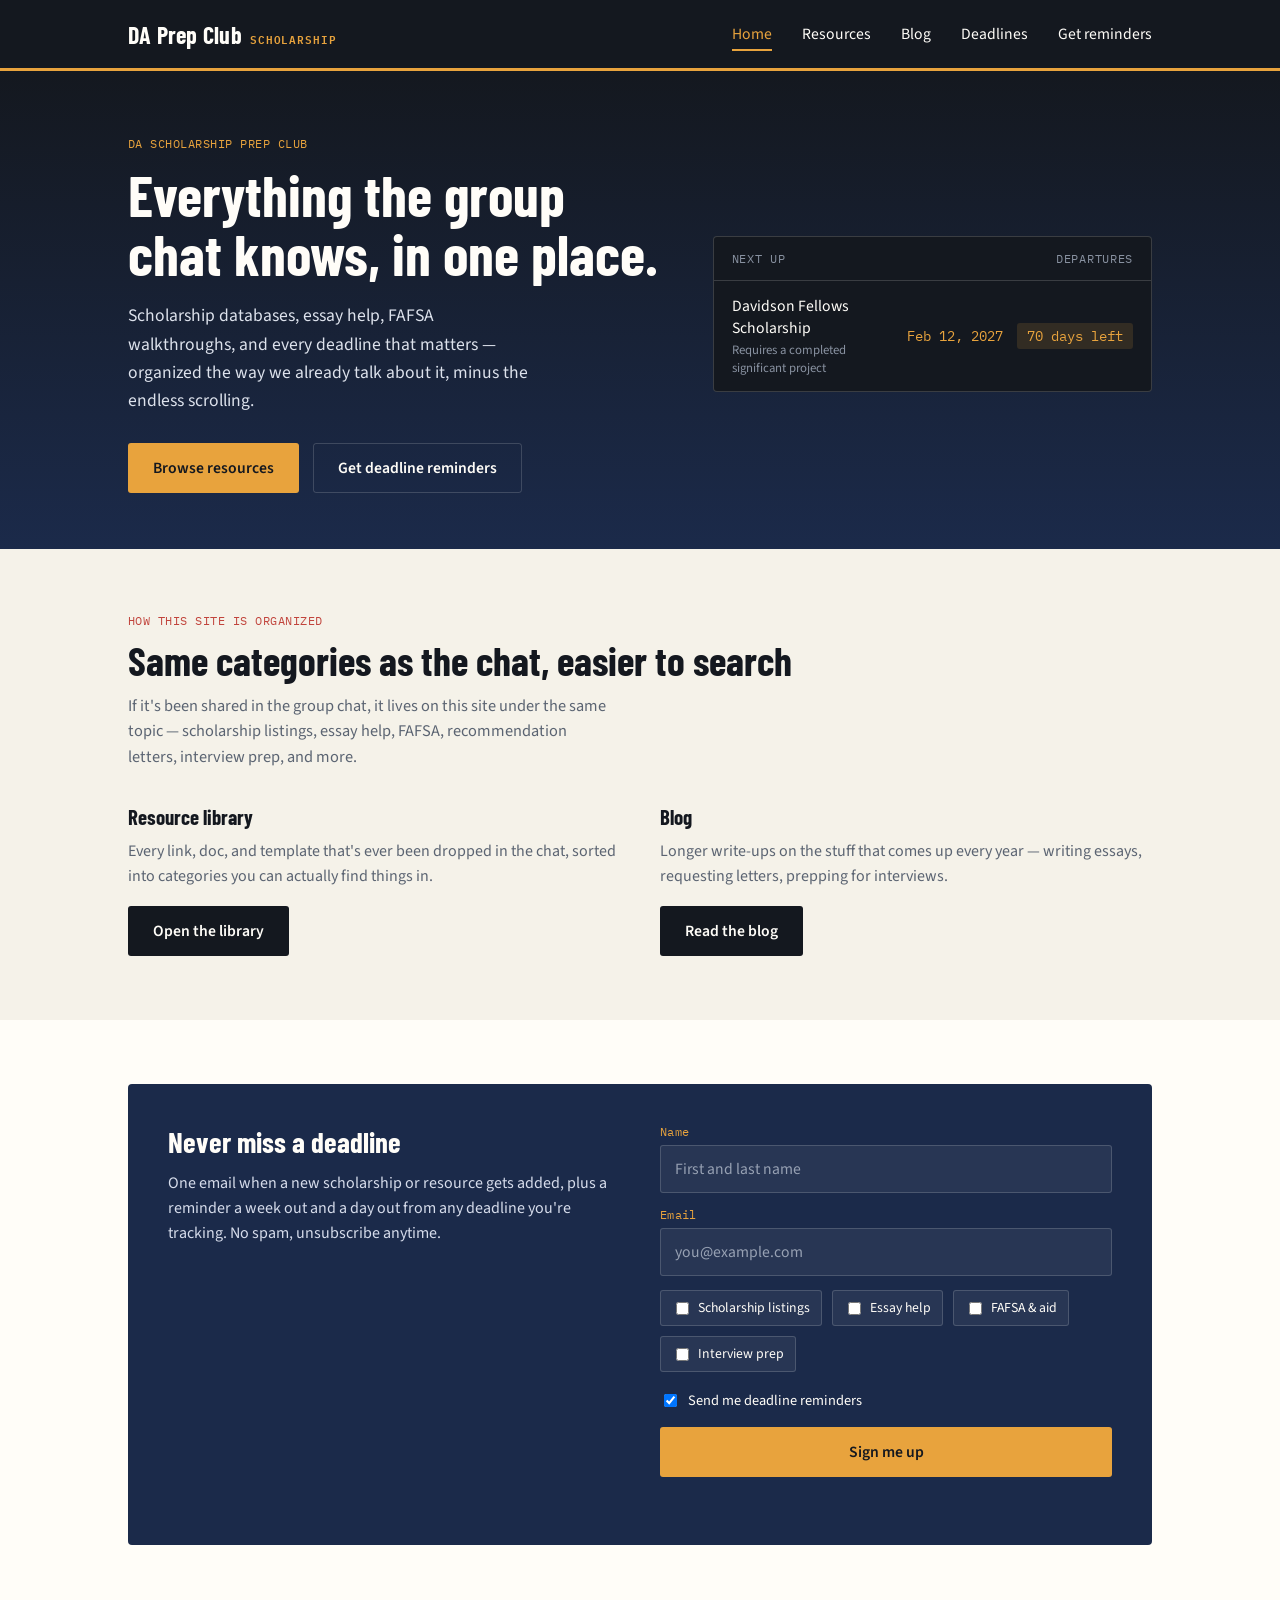
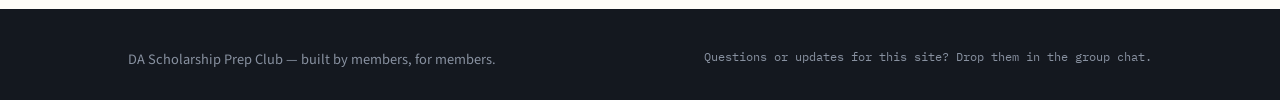
<file: index.html>
<!DOCTYPE html>
<html lang="en">
<head>
<meta charset="UTF-8">
<meta name="viewport" content="width=device-width, initial-scale=1.0">
<title>DA Scholarship Prep Club</title>
<meta name="description" content="Scholarship resources, guides, and deadline reminders for the DA Scholarship Prep Club.">
<link rel="stylesheet" href="styles.css">
</head>
<body>

<nav class="site-nav">
  <div class="wrap">
    <a class="brand" href="index.html">DA Prep Club <span>SCHOLARSHIP</span></a>
    <button class="nav-toggle" aria-label="Toggle menu">☰</button>
    <ul class="nav-links">
      <li><a href="index.html" class="active">Home</a></li>
      <li><a href="resources.html">Resources</a></li>
      <li><a href="blog.html">Blog</a></li>
      <li><a href="deadlines.html">Deadlines</a></li>
      <li><a href="index.html#signup">Get reminders</a></li>
    </ul>
  </div>
</nav>

<header class="hero">
  <div class="wrap">
    <div>
      <div class="hero-eyebrow">DA SCHOLARSHIP PREP CLUB</div>
      <h1>Everything the group chat knows, in one place.</h1>
      <p class="lede">Scholarship databases, essay help, FAFSA walkthroughs, and every deadline that matters — organized the way we already talk about it, minus the endless scrolling.</p>
      <div class="hero-actions">
        <a href="resources.html" class="btn btn-primary">Browse resources</a>
        <a href="#signup" class="btn btn-outline">Get deadline reminders</a>
      </div>
    </div>
    <div>
      <div class="board">
        <div class="board-head">
          <span>NEXT UP</span>
          <span>DEPARTURES</span>
        </div>
        <div data-board data-limit="4"></div>
      </div>
    </div>
  </div>
</header>

<section class="page-section">
  <div class="wrap">
    <div class="section-head">
      <div class="kicker">HOW THIS SITE IS ORGANIZED</div>
      <h2>Same categories as the chat, easier to search</h2>
      <p>If it's been shared in the group chat, it lives on this site under the same topic — scholarship listings, essay help, FAFSA, recommendation letters, interview prep, and more.</p>
    </div>
    <div class="two-col">
      <div>
        <h3 style="font-family:var(--headline); font-size:1.3rem; margin:0 0 10px;">Resource library</h3>
        <p style="color:var(--slate); line-height:1.6; margin:0 0 16px;">Every link, doc, and template that's ever been dropped in the chat, sorted into categories you can actually find things in.</p>
        <a href="resources.html" class="btn btn-dark">Open the library</a>
      </div>
      <div>
        <h3 style="font-family:var(--headline); font-size:1.3rem; margin:0 0 10px;">Blog</h3>
        <p style="color:var(--slate); line-height:1.6; margin:0 0 16px;">Longer write-ups on the stuff that comes up every year — writing essays, requesting letters, prepping for interviews.</p>
        <a href="blog.html" class="btn btn-dark">Read the blog</a>
      </div>
    </div>
  </div>
</section>

<section class="page-section alt" id="signup">
  <div class="wrap">
    <div class="newsletter">
      <div>
        <h3>Never miss a deadline</h3>
        <p>One email when a new scholarship or resource gets added, plus a reminder a week out and a day out from any deadline you're tracking. No spam, unsubscribe anytime.</p>
      </div>
      <div>
        <form id="signup-form">
          <div class="form-field">
            <label for="name">Name</label>
            <input type="text" id="name" name="name" placeholder="First and last name">
          </div>
          <div class="form-field">
            <label for="email">Email</label>
            <input type="email" id="email" name="email" placeholder="you@example.com" required>
          </div>
          <div class="checkbox-group">
            <label><input type="checkbox" name="interest" value="Scholarship listings"> Scholarship listings</label>
            <label><input type="checkbox" name="interest" value="Essay help"> Essay help</label>
            <label><input type="checkbox" name="interest" value="FAFSA & financial aid"> FAFSA & aid</label>
            <label><input type="checkbox" name="interest" value="Interview prep"> Interview prep</label>
          </div>
          <label style="display:flex; align-items:center; gap:8px; font-size:0.9rem; margin-bottom:16px;">
            <input type="checkbox" name="reminders" checked style="width:auto;"> Send me deadline reminders
          </label>
          <button type="submit" class="btn btn-primary" style="width:100%;">Sign me up</button>
          <div class="form-status"></div>
        </form>
      </div>
    </div>
  </div>
</section>

<footer class="site-footer">
  <div class="wrap">
    <div>DA Scholarship Prep Club — built by members, for members.</div>
    <div class="small-print">Questions or updates for this site? Drop them in the group chat.</div>
  </div>
</footer>

<script src="script.js"></script>
</body>
</html>
</file>
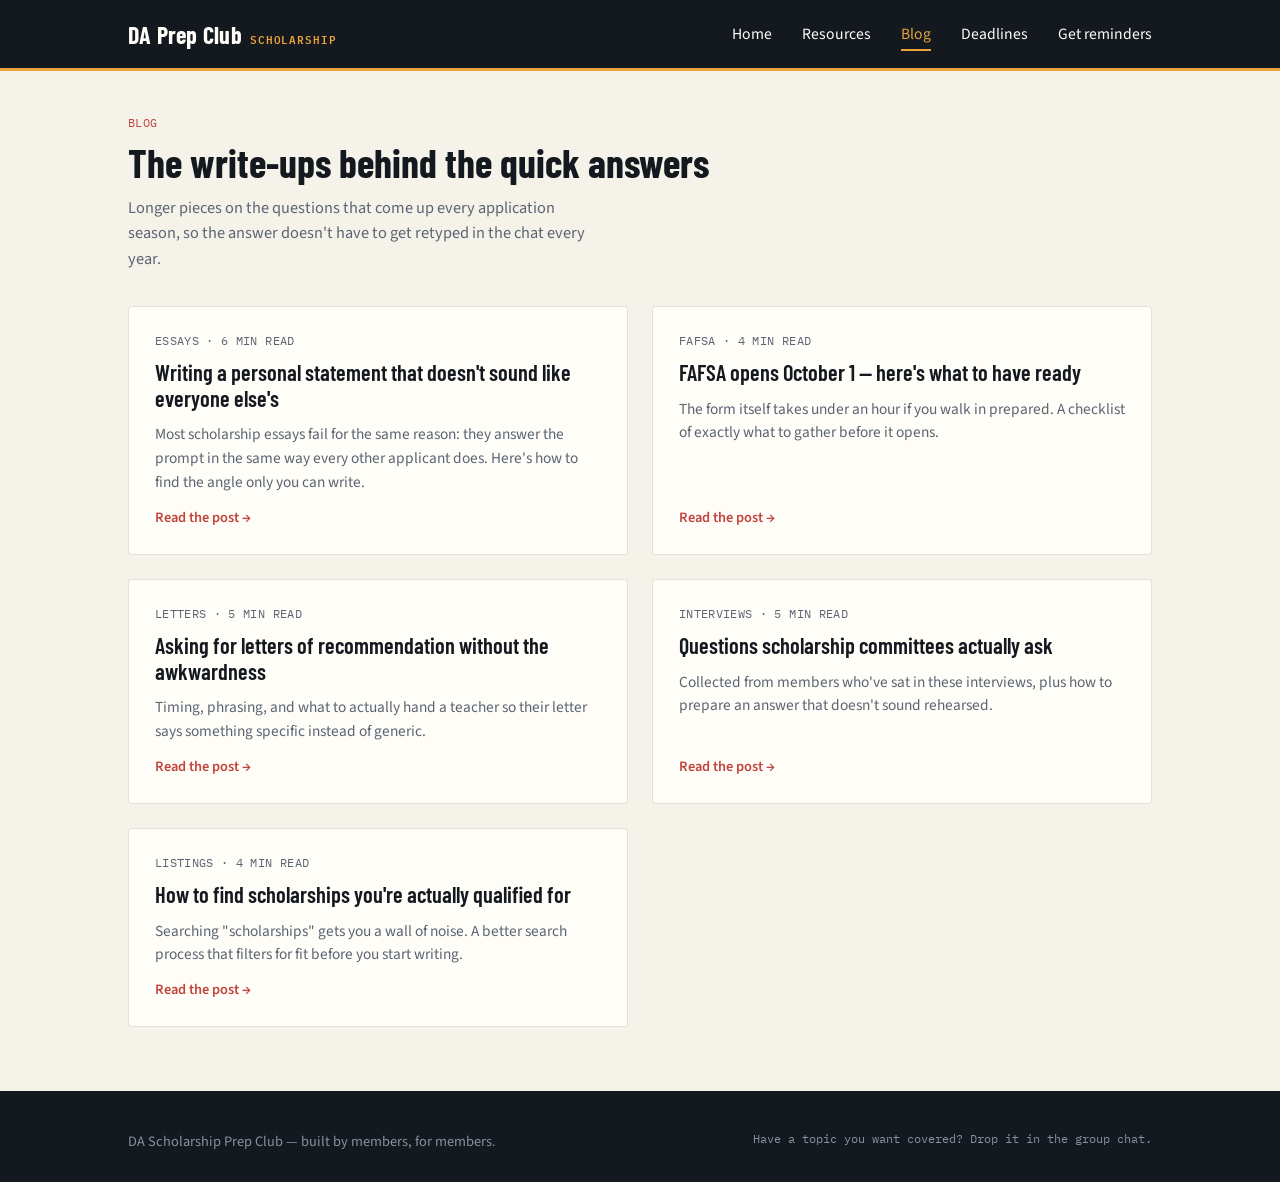
<file: blog.html>
<!DOCTYPE html>
<html lang="en">
<head>
<meta charset="UTF-8">
<meta name="viewport" content="width=device-width, initial-scale=1.0">
<title>Blog — DA Scholarship Prep Club</title>
<meta name="description" content="Guides on scholarship essays, FAFSA, recommendation letters, and interview prep.">
<link rel="stylesheet" href="styles.css">
</head>
<body>

<nav class="site-nav">
  <div class="wrap">
    <a class="brand" href="index.html">DA Prep Club <span>SCHOLARSHIP</span></a>
    <button class="nav-toggle" aria-label="Toggle menu">☰</button>
    <ul class="nav-links">
      <li><a href="index.html">Home</a></li>
      <li><a href="resources.html">Resources</a></li>
      <li><a href="blog.html" class="active">Blog</a></li>
      <li><a href="deadlines.html">Deadlines</a></li>
      <li><a href="index.html#signup">Get reminders</a></li>
    </ul>
  </div>
</nav>

<section class="page-section" style="padding-top:44px;">
  <div class="wrap">
    <div class="section-head">
      <div class="kicker">BLOG</div>
      <h2>The write-ups behind the quick answers</h2>
      <p>Longer pieces on the questions that come up every application season, so the answer doesn't have to get retyped in the chat every year.</p>
    </div>

    <div class="post-grid">
      <a class="post-card" href="blog/writing-a-personal-statement.html">
        <div class="post-meta">ESSAYS · 6 MIN READ</div>
        <h3>Writing a personal statement that doesn't sound like everyone else's</h3>
        <p>Most scholarship essays fail for the same reason: they answer the prompt in the same way every other applicant does. Here's how to find the angle only you can write.</p>
        <div class="read">Read the post →</div>
      </a>

      <a class="post-card" href="blog/fafsa-opens-october.html">
        <div class="post-meta">FAFSA · 4 MIN READ</div>
        <h3>FAFSA opens October 1 — here's what to have ready</h3>
        <p>The form itself takes under an hour if you walk in prepared. A checklist of exactly what to gather before it opens.</p>
        <div class="read">Read the post →</div>
      </a>

      <a class="post-card" href="blog/asking-for-recommendation-letters.html">
        <div class="post-meta">LETTERS · 5 MIN READ</div>
        <h3>Asking for letters of recommendation without the awkwardness</h3>
        <p>Timing, phrasing, and what to actually hand a teacher so their letter says something specific instead of generic.</p>
        <div class="read">Read the post →</div>
      </a>

      <a class="post-card" href="blog/scholarship-interview-questions.html">
        <div class="post-meta">INTERVIEWS · 5 MIN READ</div>
        <h3>Questions scholarship committees actually ask</h3>
        <p>Collected from members who've sat in these interviews, plus how to prepare an answer that doesn't sound rehearsed.</p>
        <div class="read">Read the post →</div>
      </a>

      <a class="post-card" href="blog/finding-scholarships-youre-qualified-for.html">
        <div class="post-meta">LISTINGS · 4 MIN READ</div>
        <h3>How to find scholarships you're actually qualified for</h3>
        <p>Searching "scholarships" gets you a wall of noise. A better search process that filters for fit before you start writing.</p>
        <div class="read">Read the post →</div>
      </a>
    </div>
  </div>
</section>

<footer class="site-footer">
  <div class="wrap">
    <div>DA Scholarship Prep Club — built by members, for members.</div>
    <div class="small-print">Have a topic you want covered? Drop it in the group chat.</div>
  </div>
</footer>

<script src="script.js"></script>
</body>
</html>
</file>
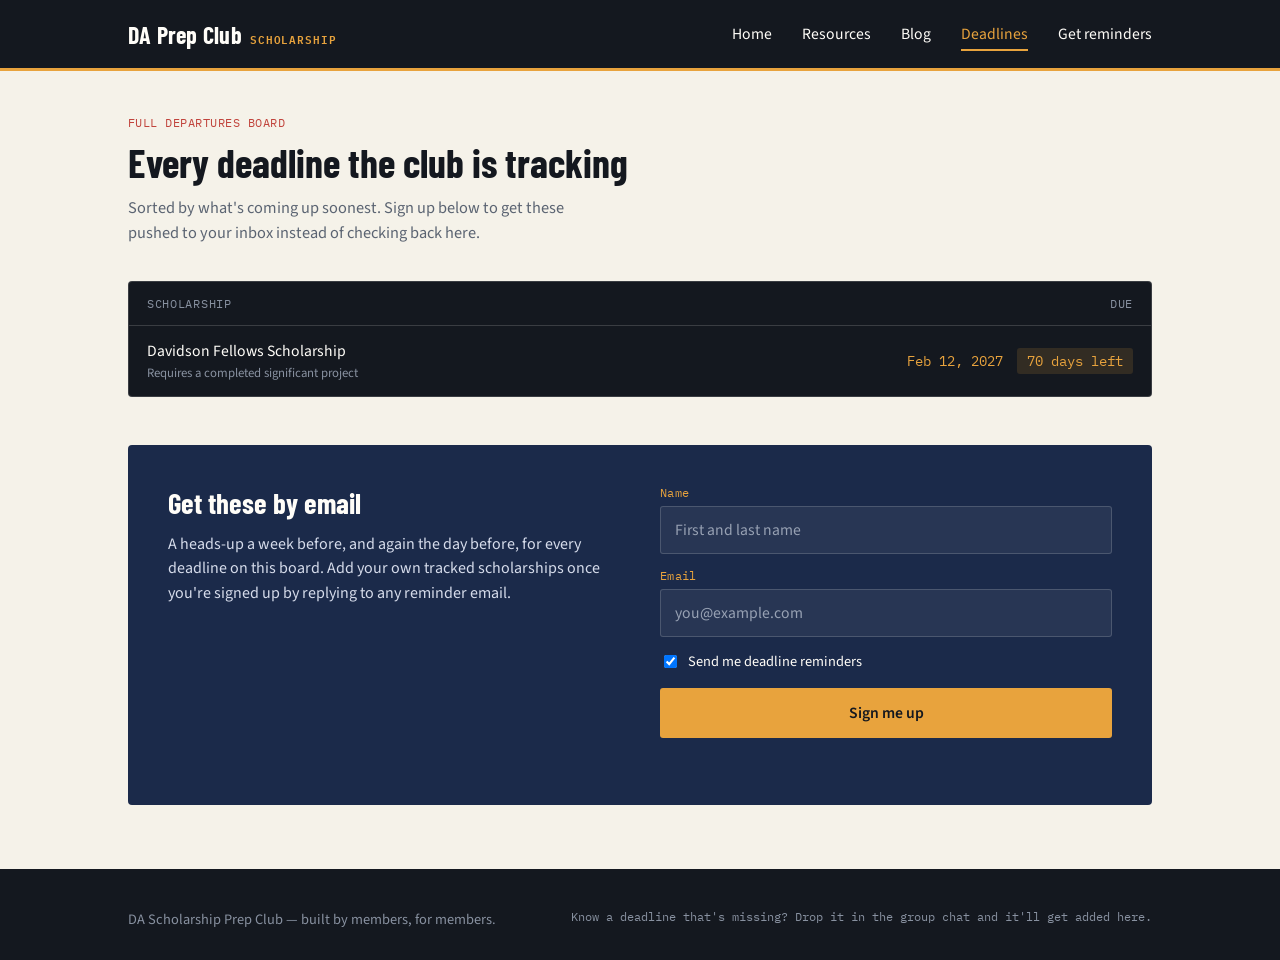
<file: deadlines.html>
<!DOCTYPE html>
<html lang="en">
<head>
<meta charset="UTF-8">
<meta name="viewport" content="width=device-width, initial-scale=1.0">
<title>Deadlines — DA Scholarship Prep Club</title>
<meta name="description" content="Every scholarship deadline the club is tracking, with reminder signup.">
<link rel="stylesheet" href="styles.css">
</head>
<body>

<nav class="site-nav">
  <div class="wrap">
    <a class="brand" href="index.html">DA Prep Club <span>SCHOLARSHIP</span></a>
    <button class="nav-toggle" aria-label="Toggle menu">☰</button>
    <ul class="nav-links">
      <li><a href="index.html">Home</a></li>
      <li><a href="resources.html">Resources</a></li>
      <li><a href="blog.html">Blog</a></li>
      <li><a href="deadlines.html" class="active">Deadlines</a></li>
      <li><a href="index.html#signup">Get reminders</a></li>
    </ul>
  </div>
</nav>

<section class="page-section" style="padding-top:44px;">
  <div class="wrap">
    <div class="section-head">
      <div class="kicker">FULL DEPARTURES BOARD</div>
      <h2>Every deadline the club is tracking</h2>
      <p>Sorted by what's coming up soonest. Sign up below to get these pushed to your inbox instead of checking back here.</p>
    </div>

    <div class="board" style="margin-bottom:48px;">
      <div class="board-head">
        <span>SCHOLARSHIP</span>
        <span>DUE</span>
      </div>
      <div data-board></div>
    </div>

    <div class="newsletter">
      <div>
        <h3>Get these by email</h3>
        <p>A heads-up a week before, and again the day before, for every deadline on this board. Add your own tracked scholarships once you're signed up by replying to any reminder email.</p>
      </div>
      <div>
        <form id="signup-form">
          <div class="form-field">
            <label for="name2">Name</label>
            <input type="text" id="name2" name="name" placeholder="First and last name">
          </div>
          <div class="form-field">
            <label for="email2">Email</label>
            <input type="email" id="email2" name="email" placeholder="you@example.com" required>
          </div>
          <label style="display:flex; align-items:center; gap:8px; font-size:0.9rem; margin-bottom:16px;">
            <input type="checkbox" name="reminders" checked style="width:auto;"> Send me deadline reminders
          </label>
          <button type="submit" class="btn btn-primary" style="width:100%;">Sign me up</button>
          <div class="form-status"></div>
        </form>
      </div>
    </div>
  </div>
</section>

<footer class="site-footer">
  <div class="wrap">
    <div>DA Scholarship Prep Club — built by members, for members.</div>
    <div class="small-print">Know a deadline that's missing? Drop it in the group chat and it'll get added here.</div>
  </div>
</footer>

<script src="script.js"></script>
</body>
</html>
</file>
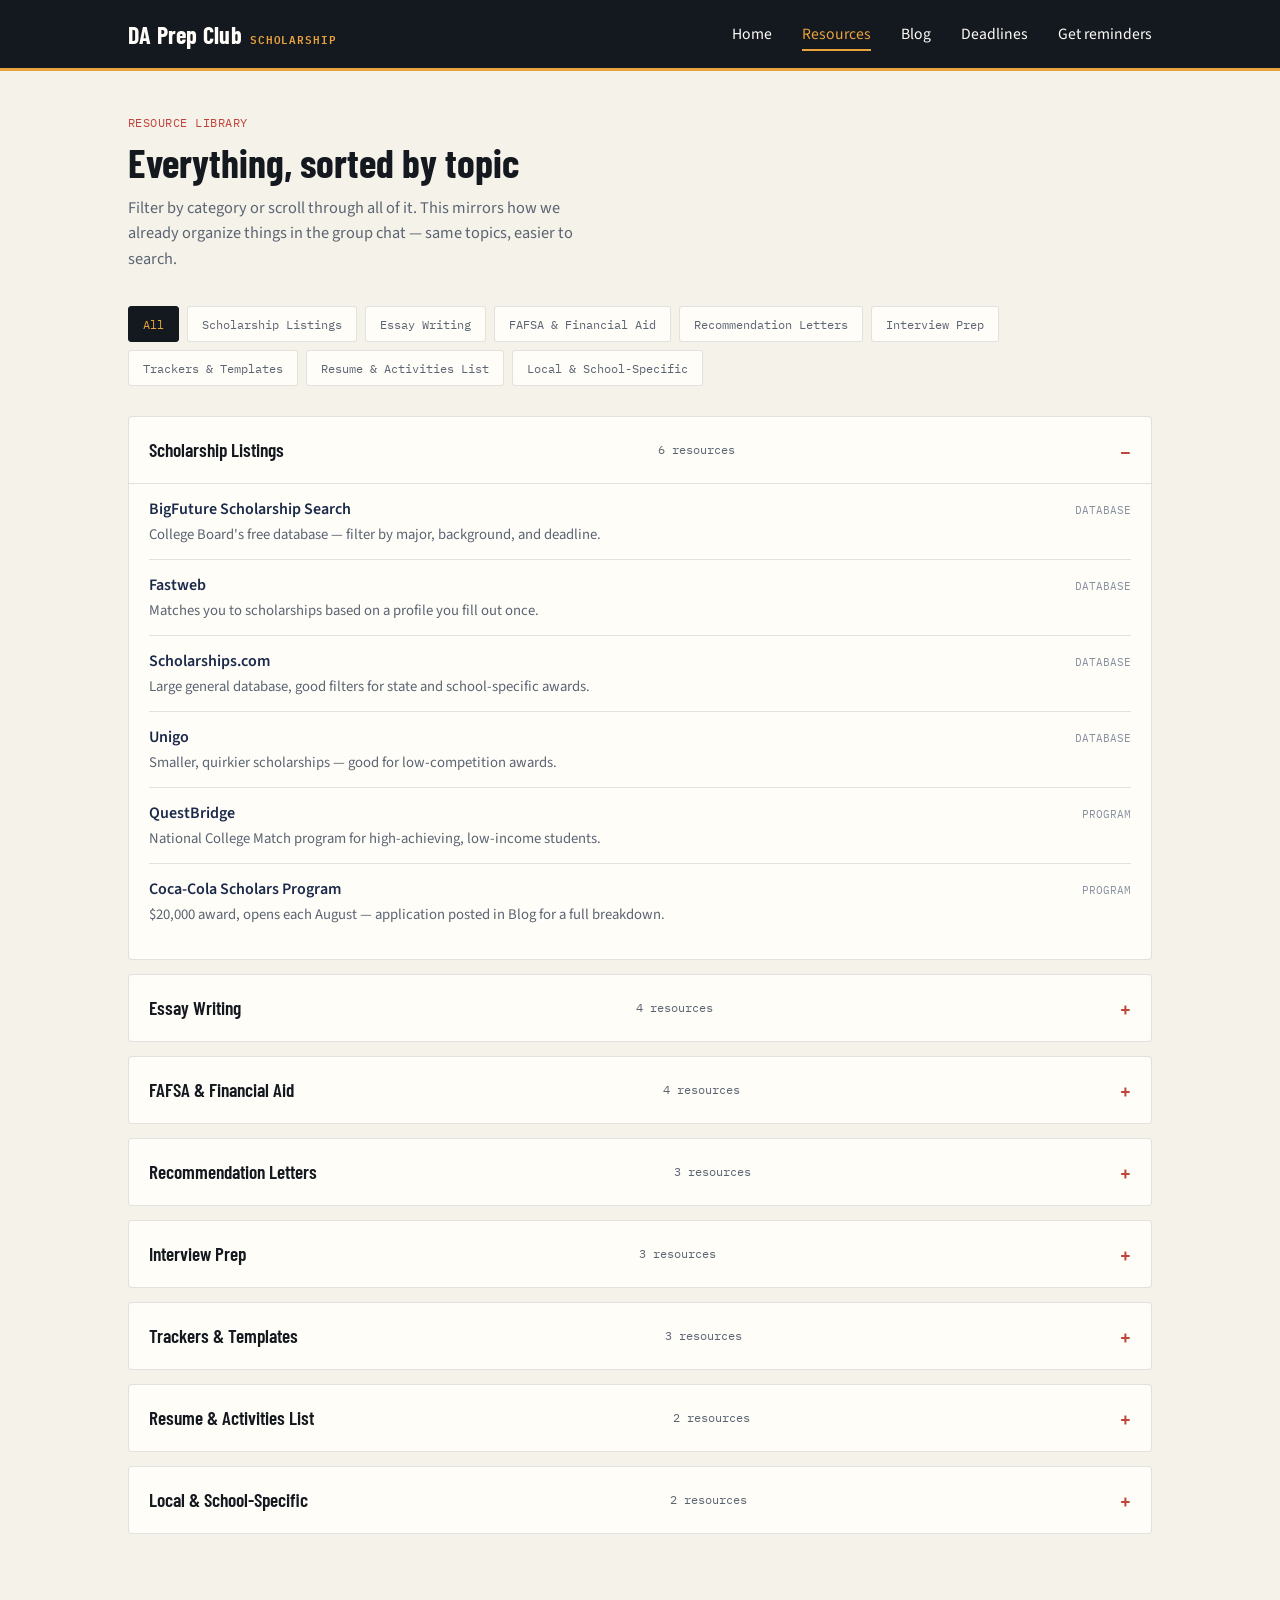
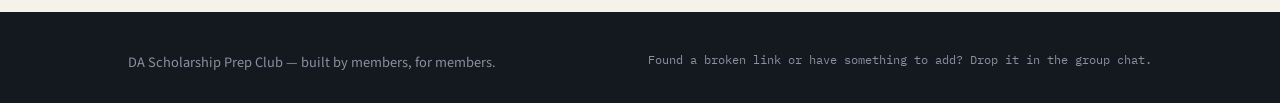
<file: resources.html>
<!DOCTYPE html>
<html lang="en">
<head>
<meta charset="UTF-8">
<meta name="viewport" content="width=device-width, initial-scale=1.0">
<title>Resources — DA Scholarship Prep Club</title>
<meta name="description" content="Scholarship databases, essay guides, FAFSA help, and templates, organized by category.">
<link rel="stylesheet" href="styles.css">
</head>
<body>

<nav class="site-nav">
  <div class="wrap">
    <a class="brand" href="index.html">DA Prep Club <span>SCHOLARSHIP</span></a>
    <button class="nav-toggle" aria-label="Toggle menu">☰</button>
    <ul class="nav-links">
      <li><a href="index.html">Home</a></li>
      <li><a href="resources.html" class="active">Resources</a></li>
      <li><a href="blog.html">Blog</a></li>
      <li><a href="deadlines.html">Deadlines</a></li>
      <li><a href="index.html#signup">Get reminders</a></li>
    </ul>
  </div>
</nav>

<section class="page-section" style="padding-top:44px;">
  <div class="wrap">
    <div class="section-head">
      <div class="kicker">RESOURCE LIBRARY</div>
      <h2>Everything, sorted by topic</h2>
      <p>Filter by category or scroll through all of it. This mirrors how we already organize things in the group chat — same topics, easier to search.</p>
    </div>

    <div class="tab-index">
      <button class="active" data-category="all">All</button>
      <button data-category="listings">Scholarship Listings</button>
      <button data-category="essays">Essay Writing</button>
      <button data-category="fafsa">FAFSA & Financial Aid</button>
      <button data-category="letters">Recommendation Letters</button>
      <button data-category="interviews">Interview Prep</button>
      <button data-category="templates">Trackers & Templates</button>
      <button data-category="resume">Resume & Activities List</button>
      <button data-category="local">Local & School-Specific</button>
    </div>

    <details class="resource-category" open data-category="listings">
      <summary>Scholarship Listings <span class="count">6 resources</span></summary>
      <ul class="resource-list">
        <li>
          <div><a href="https://bigfuture.collegeboard.org/scholarship-search" target="_blank" rel="noopener">BigFuture Scholarship Search</a><p>College Board's free database — filter by major, background, and deadline.</p></div>
          <span class="resource-tag">DATABASE</span>
        </li>
        <li>
          <div><a href="https://www.fastweb.com" target="_blank" rel="noopener">Fastweb</a><p>Matches you to scholarships based on a profile you fill out once.</p></div>
          <span class="resource-tag">DATABASE</span>
        </li>
        <li>
          <div><a href="https://www.scholarships.com" target="_blank" rel="noopener">Scholarships.com</a><p>Large general database, good filters for state and school-specific awards.</p></div>
          <span class="resource-tag">DATABASE</span>
        </li>
        <li>
          <div><a href="https://www.unigo.com/scholarships" target="_blank" rel="noopener">Unigo</a><p>Smaller, quirkier scholarships — good for low-competition awards.</p></div>
          <span class="resource-tag">DATABASE</span>
        </li>
        <li>
          <div><a href="https://www.questbridge.org" target="_blank" rel="noopener">QuestBridge</a><p>National College Match program for high-achieving, low-income students.</p></div>
          <span class="resource-tag">PROGRAM</span>
        </li>
        <li>
          <div><a href="https://www.coca-colascholarsfoundation.org" target="_blank" rel="noopener">Coca-Cola Scholars Program</a><p>$20,000 award, opens each August — application posted in Blog for a full breakdown.</p></div>
          <span class="resource-tag">PROGRAM</span>
        </li>
      </ul>
    </details>

    <details class="resource-category" data-category="essays">
      <summary>Essay Writing <span class="count">4 resources</span></summary>
      <ul class="resource-list">
        <li>
          <div><a href="blog/writing-a-personal-statement.html">Writing a personal statement that doesn't sound like everyone else's</a><p>Club blog post — structure, common traps, and how to find your actual angle.</p></div>
          <span class="resource-tag">GUIDE</span>
        </li>
        <li>
          <div><a href="#">Essay outline template (Google Doc)</a><p>Copy this before you start drafting — forces you to plan the arc before writing.</p></div>
          <span class="resource-tag">TEMPLATE</span>
        </li>
        <li>
          <div><a href="#">Peer review sign-up sheet</a><p>Trade essays with another member for feedback before you submit anything.</p></div>
          <span class="resource-tag">TOOL</span>
        </li>
        <li>
          <div><a href="#">Prompt bank — past years' essay prompts</a><p>Collected from members who've applied before, sorted by scholarship.</p></div>
          <span class="resource-tag">REFERENCE</span>
        </li>
      </ul>
    </details>

    <details class="resource-category" data-category="fafsa">
      <summary>FAFSA & Financial Aid <span class="count">4 resources</span></summary>
      <ul class="resource-list">
        <li>
          <div><a href="https://studentaid.gov/h/apply-for-aid/fafsa" target="_blank" rel="noopener">FAFSA official site</a><p>File here directly — opens October 1 for the 2027–28 aid year.</p></div>
          <span class="resource-tag">OFFICIAL</span>
        </li>
        <li>
          <div><a href="blog/fafsa-opens-october.html">FAFSA opens October 1 — here's what to have ready</a><p>Club blog post — the documents to gather before the form even opens.</p></div>
          <span class="resource-tag">GUIDE</span>
        </li>
        <li>
          <div><a href="https://studentaid.gov/apply-for-aid/fafsa/filling-out/parent-info" target="_blank" rel="noopener">FAFSA parent contributor info</a><p>What your parent or guardian needs to create their own account.</p></div>
          <span class="resource-tag">REFERENCE</span>
        </li>
        <li>
          <div><a href="#">Net price calculator links, by school</a><p>Members' shared spreadsheet of net price calculators for common target schools.</p></div>
          <span class="resource-tag">TOOL</span>
        </li>
      </ul>
    </details>

    <details class="resource-category" data-category="letters">
      <summary>Recommendation Letters <span class="count">3 resources</span></summary>
      <ul class="resource-list">
        <li>
          <div><a href="blog/asking-for-recommendation-letters.html">Asking for letters without the awkwardness</a><p>Club blog post — timing, phrasing, and what to give your recommender.</p></div>
          <span class="resource-tag">GUIDE</span>
        </li>
        <li>
          <div><a href="#">Recommender brag sheet template</a><p>A one-pager to hand your recommender so their letter has real specifics.</p></div>
          <span class="resource-tag">TEMPLATE</span>
        </li>
        <li>
          <div><a href="#">Thank-you note template</a><p>Short note to send after they submit — keeps the relationship warm for next time.</p></div>
          <span class="resource-tag">TEMPLATE</span>
        </li>
      </ul>
    </details>

    <details class="resource-category" data-category="interviews">
      <summary>Interview Prep <span class="count">3 resources</span></summary>
      <ul class="resource-list">
        <li>
          <div><a href="blog/scholarship-interview-questions.html">Questions scholarship committees actually ask</a><p>Club blog post — collected from members' real interview experiences.</p></div>
          <span class="resource-tag">GUIDE</span>
        </li>
        <li>
          <div><a href="#">Mock interview sign-up</a><p>Book a 20-minute practice round with another member before your real interview.</p></div>
          <span class="resource-tag">TOOL</span>
        </li>
        <li>
          <div><a href="#">What to wear / bring checklist</a><p>Short logistics checklist for in-person or video interviews.</p></div>
          <span class="resource-tag">CHECKLIST</span>
        </li>
      </ul>
    </details>

    <details class="resource-category" data-category="templates">
      <summary>Trackers & Templates <span class="count">3 resources</span></summary>
      <ul class="resource-list">
        <li>
          <div><a href="#">Application tracker spreadsheet</a><p>One row per scholarship — status, deadline, essay word count, requirements.</p></div>
          <span class="resource-tag">TEMPLATE</span>
        </li>
        <li>
          <div><a href="#">Master document checklist</a><p>Transcript, ID, tax forms — the paperwork almost every application asks for.</p></div>
          <span class="resource-tag">CHECKLIST</span>
        </li>
        <li>
          <div><a href="#">Submission confirmation log</a><p>Track what you've submitted and when, in case a portal glitches.</p></div>
          <span class="resource-tag">TEMPLATE</span>
        </li>
      </ul>
    </details>

    <details class="resource-category" data-category="resume">
      <summary>Resume & Activities List <span class="count">2 resources</span></summary>
      <ul class="resource-list">
        <li>
          <div><a href="#">Activities list template (Common App format)</a><p>150-character description format, pre-formatted and ready to fill in.</p></div>
          <span class="resource-tag">TEMPLATE</span>
        </li>
        <li>
          <div><a href="#">Action-verb list for descriptions</a><p>Stop starting every bullet with "helped" — a longer word bank.</p></div>
          <span class="resource-tag">REFERENCE</span>
        </li>
      </ul>
    </details>

    <details class="resource-category" data-category="local">
      <summary>Local & School-Specific <span class="count">2 resources</span></summary>
      <ul class="resource-list">
        <li>
          <div><a href="#">Counselor office scholarship binder (shared photos)</a><p>Local and regional awards that don't show up in national databases.</p></div>
          <span class="resource-tag">REFERENCE</span>
        </li>
        <li>
          <div><a href="#">Alumni-funded scholarship list</a><p>Awards specific to graduates from our school, updated by members each year.</p></div>
          <span class="resource-tag">REFERENCE</span>
        </li>
      </ul>
    </details>

  </div>
</section>

<footer class="site-footer">
  <div class="wrap">
    <div>DA Scholarship Prep Club — built by members, for members.</div>
    <div class="small-print">Found a broken link or have something to add? Drop it in the group chat.</div>
  </div>
</footer>

<script src="script.js"></script>
</body>
</html>
</file>
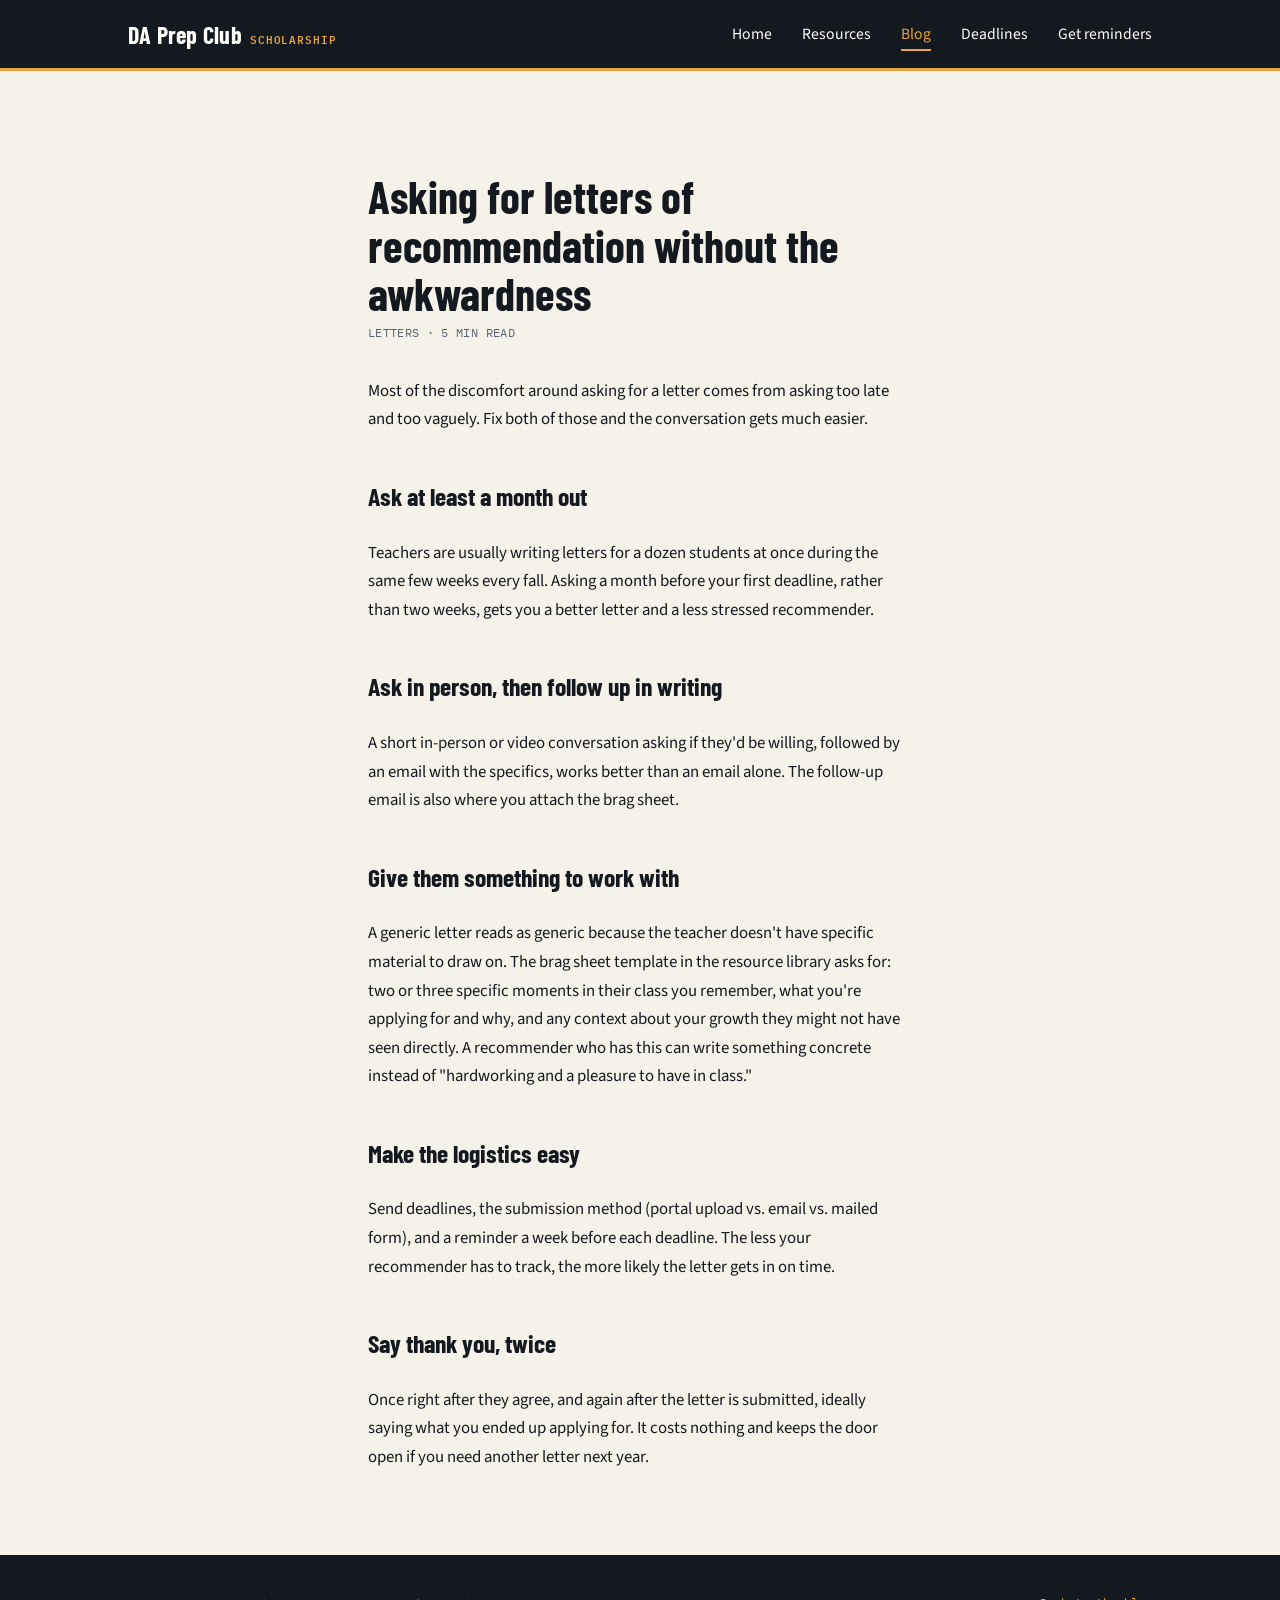
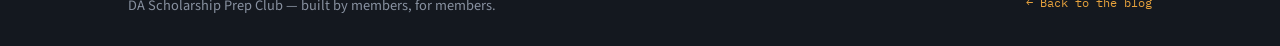
<file: blog/asking-for-recommendation-letters.html>
<!DOCTYPE html>
<html lang="en">
<head>
<meta charset="UTF-8">
<meta name="viewport" content="width=device-width, initial-scale=1.0">
<title>Asking for recommendation letters — DA Scholarship Prep Club</title>
<link rel="stylesheet" href="../styles.css">
</head>
<body>

<nav class="site-nav">
  <div class="wrap">
    <a class="brand" href="../index.html">DA Prep Club <span>SCHOLARSHIP</span></a>
    <button class="nav-toggle" aria-label="Toggle menu">☰</button>
    <ul class="nav-links">
      <li><a href="../index.html">Home</a></li>
      <li><a href="../resources.html">Resources</a></li>
      <li><a href="../blog.html" class="active">Blog</a></li>
      <li><a href="../deadlines.html">Deadlines</a></li>
      <li><a href="../index.html#signup">Get reminders</a></li>
    </ul>
  </div>
</nav>

<section class="page-section">
  <div class="wrap">
    <div class="post-body">
      <h1>Asking for letters of recommendation without the awkwardness</h1>
      <div class="post-meta">LETTERS · 5 MIN READ</div>

      <p>Most of the discomfort around asking for a letter comes from asking too late and too vaguely. Fix both of those and the conversation gets much easier.</p>

      <h2>Ask at least a month out</h2>
      <p>Teachers are usually writing letters for a dozen students at once during the same few weeks every fall. Asking a month before your first deadline, rather than two weeks, gets you a better letter and a less stressed recommender.</p>

      <h2>Ask in person, then follow up in writing</h2>
      <p>A short in-person or video conversation asking if they'd be willing, followed by an email with the specifics, works better than an email alone. The follow-up email is also where you attach the brag sheet.</p>

      <h2>Give them something to work with</h2>
      <p>A generic letter reads as generic because the teacher doesn't have specific material to draw on. The brag sheet template in the resource library asks for: two or three specific moments in their class you remember, what you're applying for and why, and any context about your growth they might not have seen directly. A recommender who has this can write something concrete instead of "hardworking and a pleasure to have in class."</p>

      <h2>Make the logistics easy</h2>
      <p>Send deadlines, the submission method (portal upload vs. email vs. mailed form), and a reminder a week before each deadline. The less your recommender has to track, the more likely the letter gets in on time.</p>

      <h2>Say thank you, twice</h2>
      <p>Once right after they agree, and again after the letter is submitted, ideally saying what you ended up applying for. It costs nothing and keeps the door open if you need another letter next year.</p>
    </div>
  </div>
</section>

<footer class="site-footer">
  <div class="wrap">
    <div>DA Scholarship Prep Club — built by members, for members.</div>
    <div class="small-print"><a href="../blog.html">← Back to the blog</a></div>
  </div>
</footer>

<script src="../script.js"></script>
</body>
</html>
</file>
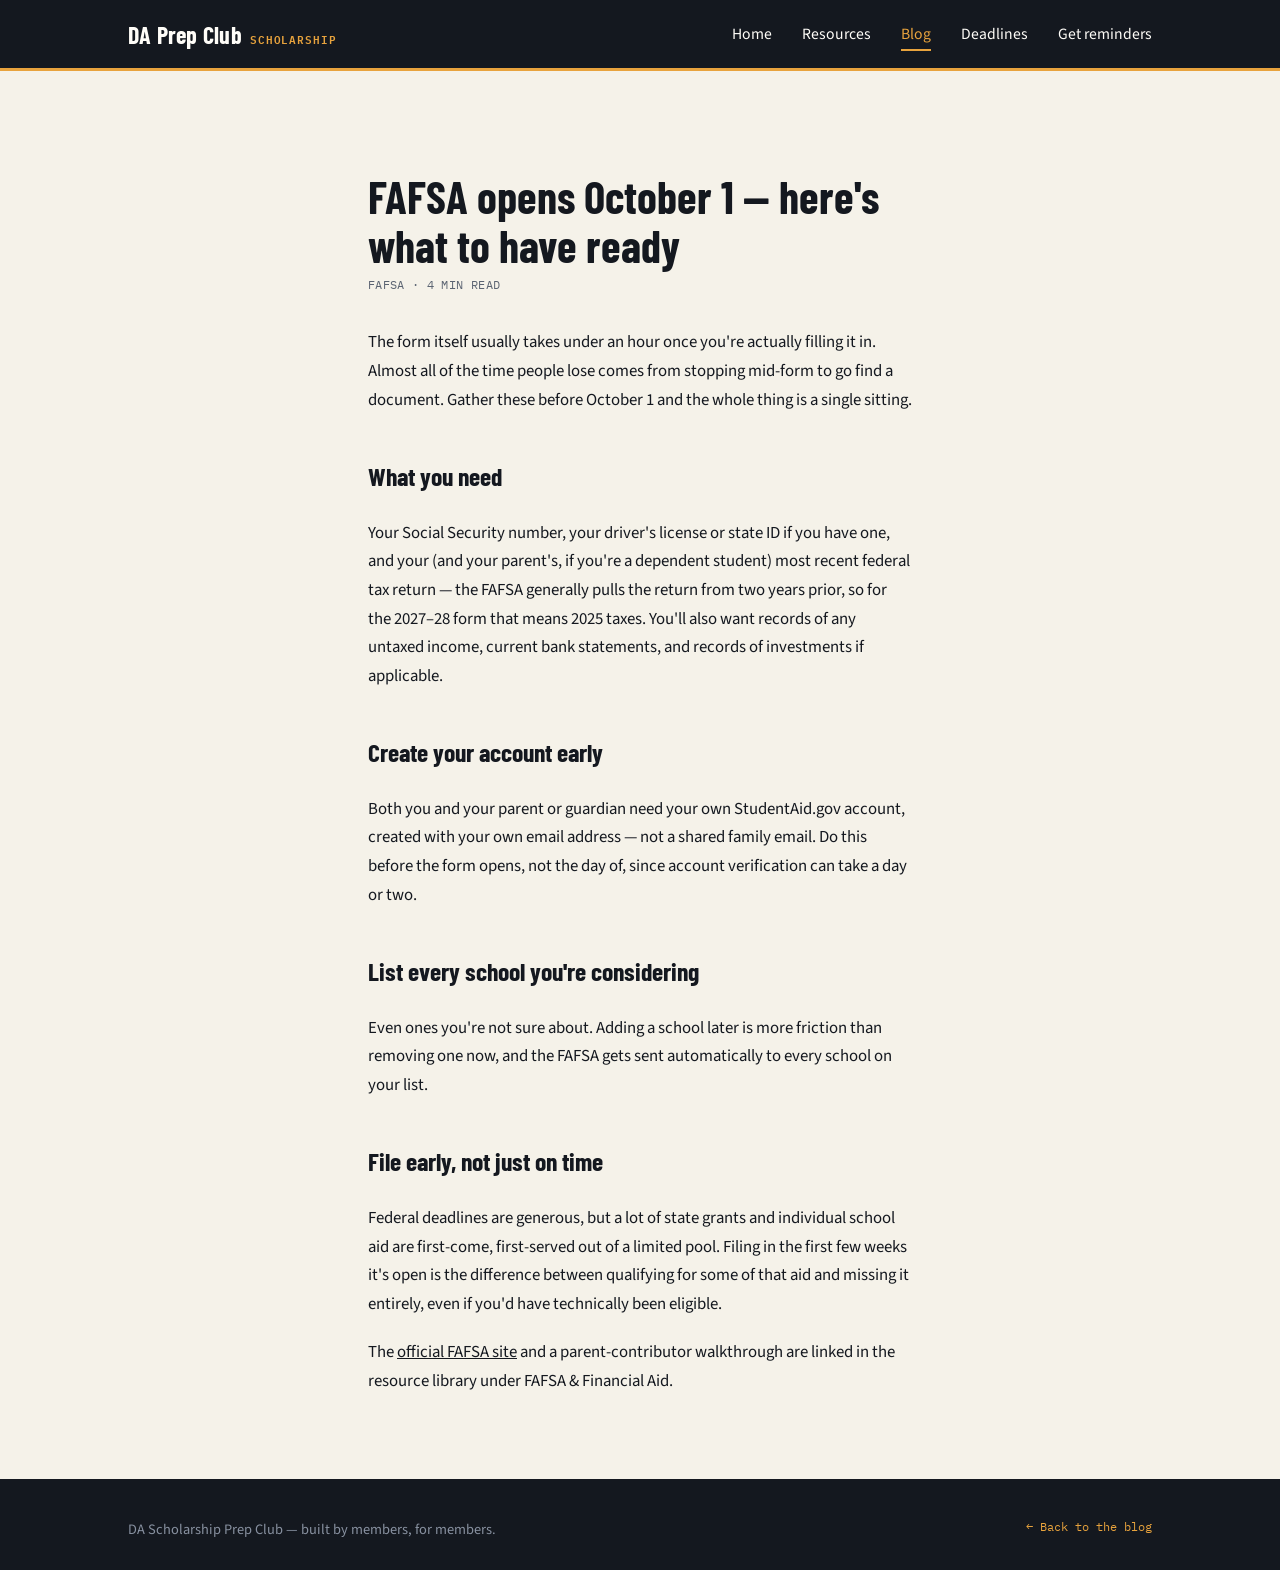
<file: blog/fafsa-opens-october.html>
<!DOCTYPE html>
<html lang="en">
<head>
<meta charset="UTF-8">
<meta name="viewport" content="width=device-width, initial-scale=1.0">
<title>FAFSA opens October 1 — DA Scholarship Prep Club</title>
<link rel="stylesheet" href="../styles.css">
</head>
<body>

<nav class="site-nav">
  <div class="wrap">
    <a class="brand" href="../index.html">DA Prep Club <span>SCHOLARSHIP</span></a>
    <button class="nav-toggle" aria-label="Toggle menu">☰</button>
    <ul class="nav-links">
      <li><a href="../index.html">Home</a></li>
      <li><a href="../resources.html">Resources</a></li>
      <li><a href="../blog.html" class="active">Blog</a></li>
      <li><a href="../deadlines.html">Deadlines</a></li>
      <li><a href="../index.html#signup">Get reminders</a></li>
    </ul>
  </div>
</nav>

<section class="page-section">
  <div class="wrap">
    <div class="post-body">
      <h1>FAFSA opens October 1 — here's what to have ready</h1>
      <div class="post-meta">FAFSA · 4 MIN READ</div>

      <p>The form itself usually takes under an hour once you're actually filling it in. Almost all of the time people lose comes from stopping mid-form to go find a document. Gather these before October 1 and the whole thing is a single sitting.</p>

      <h2>What you need</h2>
      <p>Your Social Security number, your driver's license or state ID if you have one, and your (and your parent's, if you're a dependent student) most recent federal tax return — the FAFSA generally pulls the return from two years prior, so for the 2027–28 form that means 2025 taxes. You'll also want records of any untaxed income, current bank statements, and records of investments if applicable.</p>

      <h2>Create your account early</h2>
      <p>Both you and your parent or guardian need your own StudentAid.gov account, created with your own email address — not a shared family email. Do this before the form opens, not the day of, since account verification can take a day or two.</p>

      <h2>List every school you're considering</h2>
      <p>Even ones you're not sure about. Adding a school later is more friction than removing one now, and the FAFSA gets sent automatically to every school on your list.</p>

      <h2>File early, not just on time</h2>
      <p>Federal deadlines are generous, but a lot of state grants and individual school aid are first-come, first-served out of a limited pool. Filing in the first few weeks it's open is the difference between qualifying for some of that aid and missing it entirely, even if you'd have technically been eligible.</p>

      <p>The <a href="https://studentaid.gov/h/apply-for-aid/fafsa" target="_blank" rel="noopener">official FAFSA site</a> and a parent-contributor walkthrough are linked in the resource library under FAFSA & Financial Aid.</p>
    </div>
  </div>
</section>

<footer class="site-footer">
  <div class="wrap">
    <div>DA Scholarship Prep Club — built by members, for members.</div>
    <div class="small-print"><a href="../blog.html">← Back to the blog</a></div>
  </div>
</footer>

<script src="../script.js"></script>
</body>
</html>
</file>
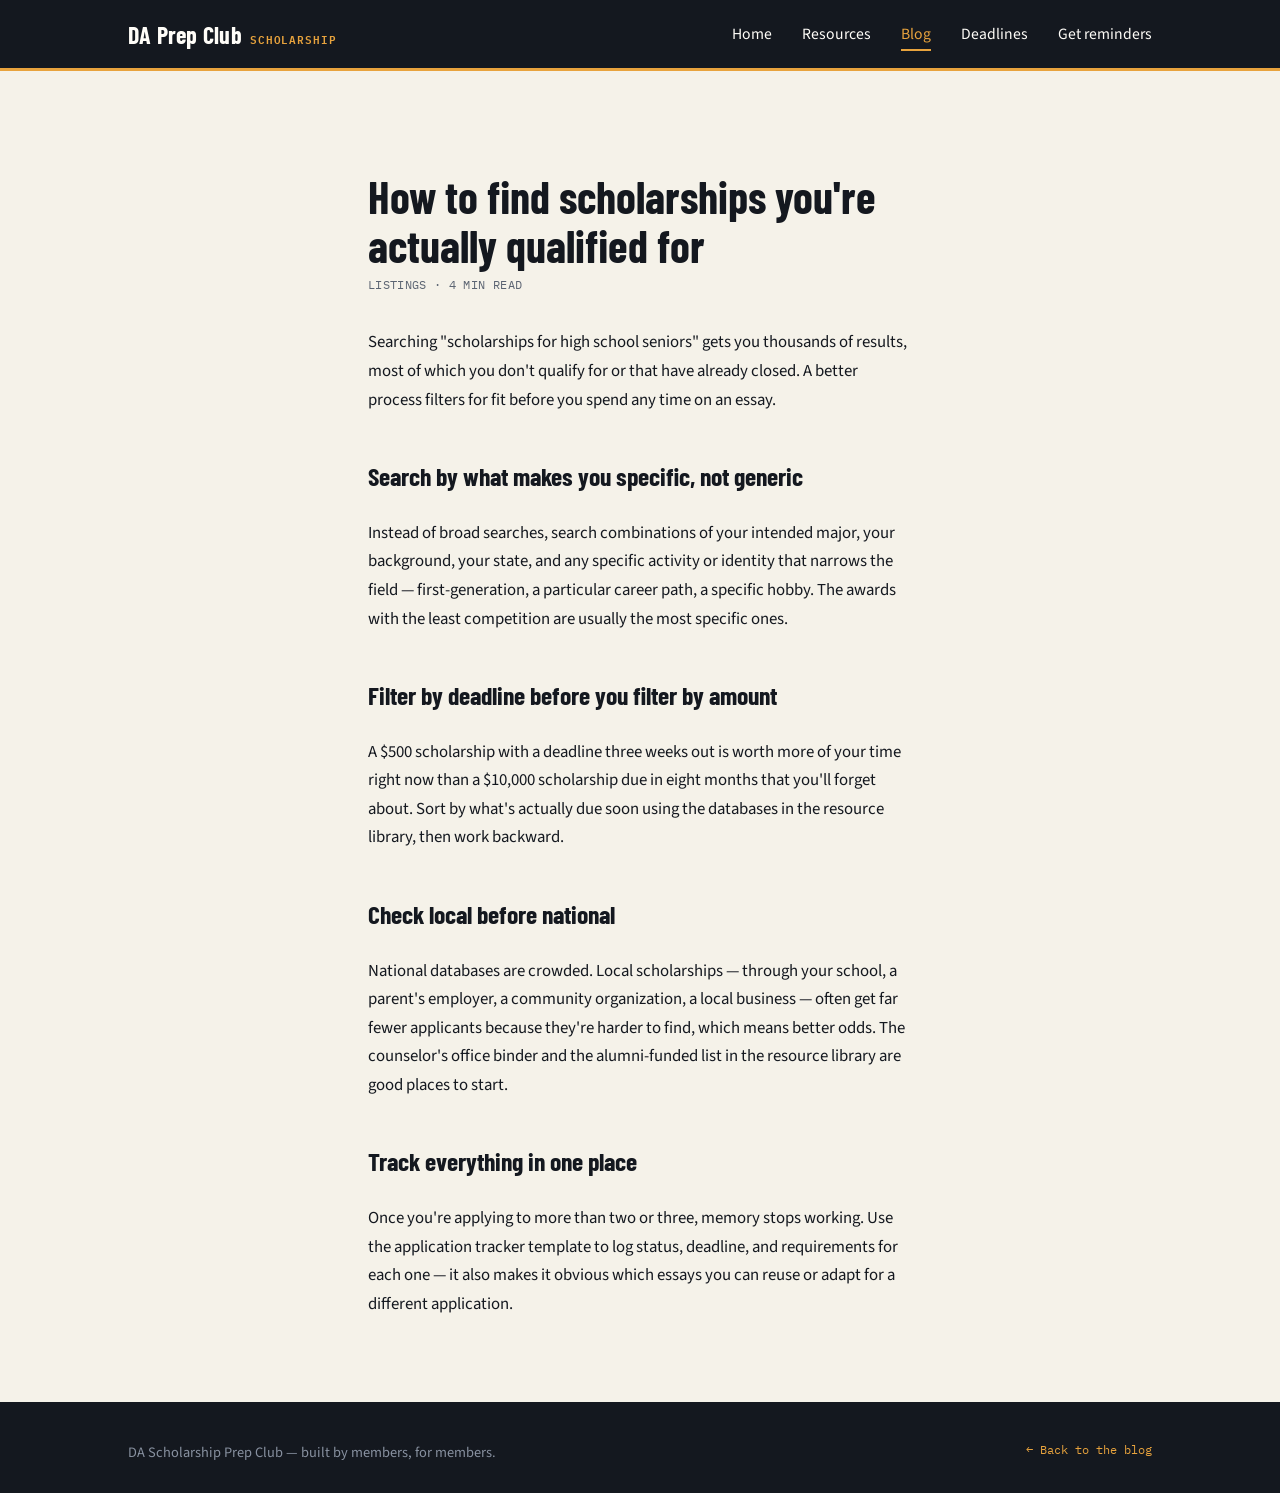
<file: blog/finding-scholarships-youre-qualified-for.html>
<!DOCTYPE html>
<html lang="en">
<head>
<meta charset="UTF-8">
<meta name="viewport" content="width=device-width, initial-scale=1.0">
<title>How to find scholarships you're actually qualified for — DA Scholarship Prep Club</title>
<link rel="stylesheet" href="../styles.css">
</head>
<body>

<nav class="site-nav">
  <div class="wrap">
    <a class="brand" href="../index.html">DA Prep Club <span>SCHOLARSHIP</span></a>
    <button class="nav-toggle" aria-label="Toggle menu">☰</button>
    <ul class="nav-links">
      <li><a href="../index.html">Home</a></li>
      <li><a href="../resources.html">Resources</a></li>
      <li><a href="../blog.html" class="active">Blog</a></li>
      <li><a href="../deadlines.html">Deadlines</a></li>
      <li><a href="../index.html#signup">Get reminders</a></li>
    </ul>
  </div>
</nav>

<section class="page-section">
  <div class="wrap">
    <div class="post-body">
      <h1>How to find scholarships you're actually qualified for</h1>
      <div class="post-meta">LISTINGS · 4 MIN READ</div>

      <p>Searching "scholarships for high school seniors" gets you thousands of results, most of which you don't qualify for or that have already closed. A better process filters for fit before you spend any time on an essay.</p>

      <h2>Search by what makes you specific, not generic</h2>
      <p>Instead of broad searches, search combinations of your intended major, your background, your state, and any specific activity or identity that narrows the field — first-generation, a particular career path, a specific hobby. The awards with the least competition are usually the most specific ones.</p>

      <h2>Filter by deadline before you filter by amount</h2>
      <p>A $500 scholarship with a deadline three weeks out is worth more of your time right now than a $10,000 scholarship due in eight months that you'll forget about. Sort by what's actually due soon using the databases in the resource library, then work backward.</p>

      <h2>Check local before national</h2>
      <p>National databases are crowded. Local scholarships — through your school, a parent's employer, a community organization, a local business — often get far fewer applicants because they're harder to find, which means better odds. The counselor's office binder and the alumni-funded list in the resource library are good places to start.</p>

      <h2>Track everything in one place</h2>
      <p>Once you're applying to more than two or three, memory stops working. Use the application tracker template to log status, deadline, and requirements for each one — it also makes it obvious which essays you can reuse or adapt for a different application.</p>
    </div>
  </div>
</section>

<footer class="site-footer">
  <div class="wrap">
    <div>DA Scholarship Prep Club — built by members, for members.</div>
    <div class="small-print"><a href="../blog.html">← Back to the blog</a></div>
  </div>
</footer>

<script src="../script.js"></script>
</body>
</html>
</file>
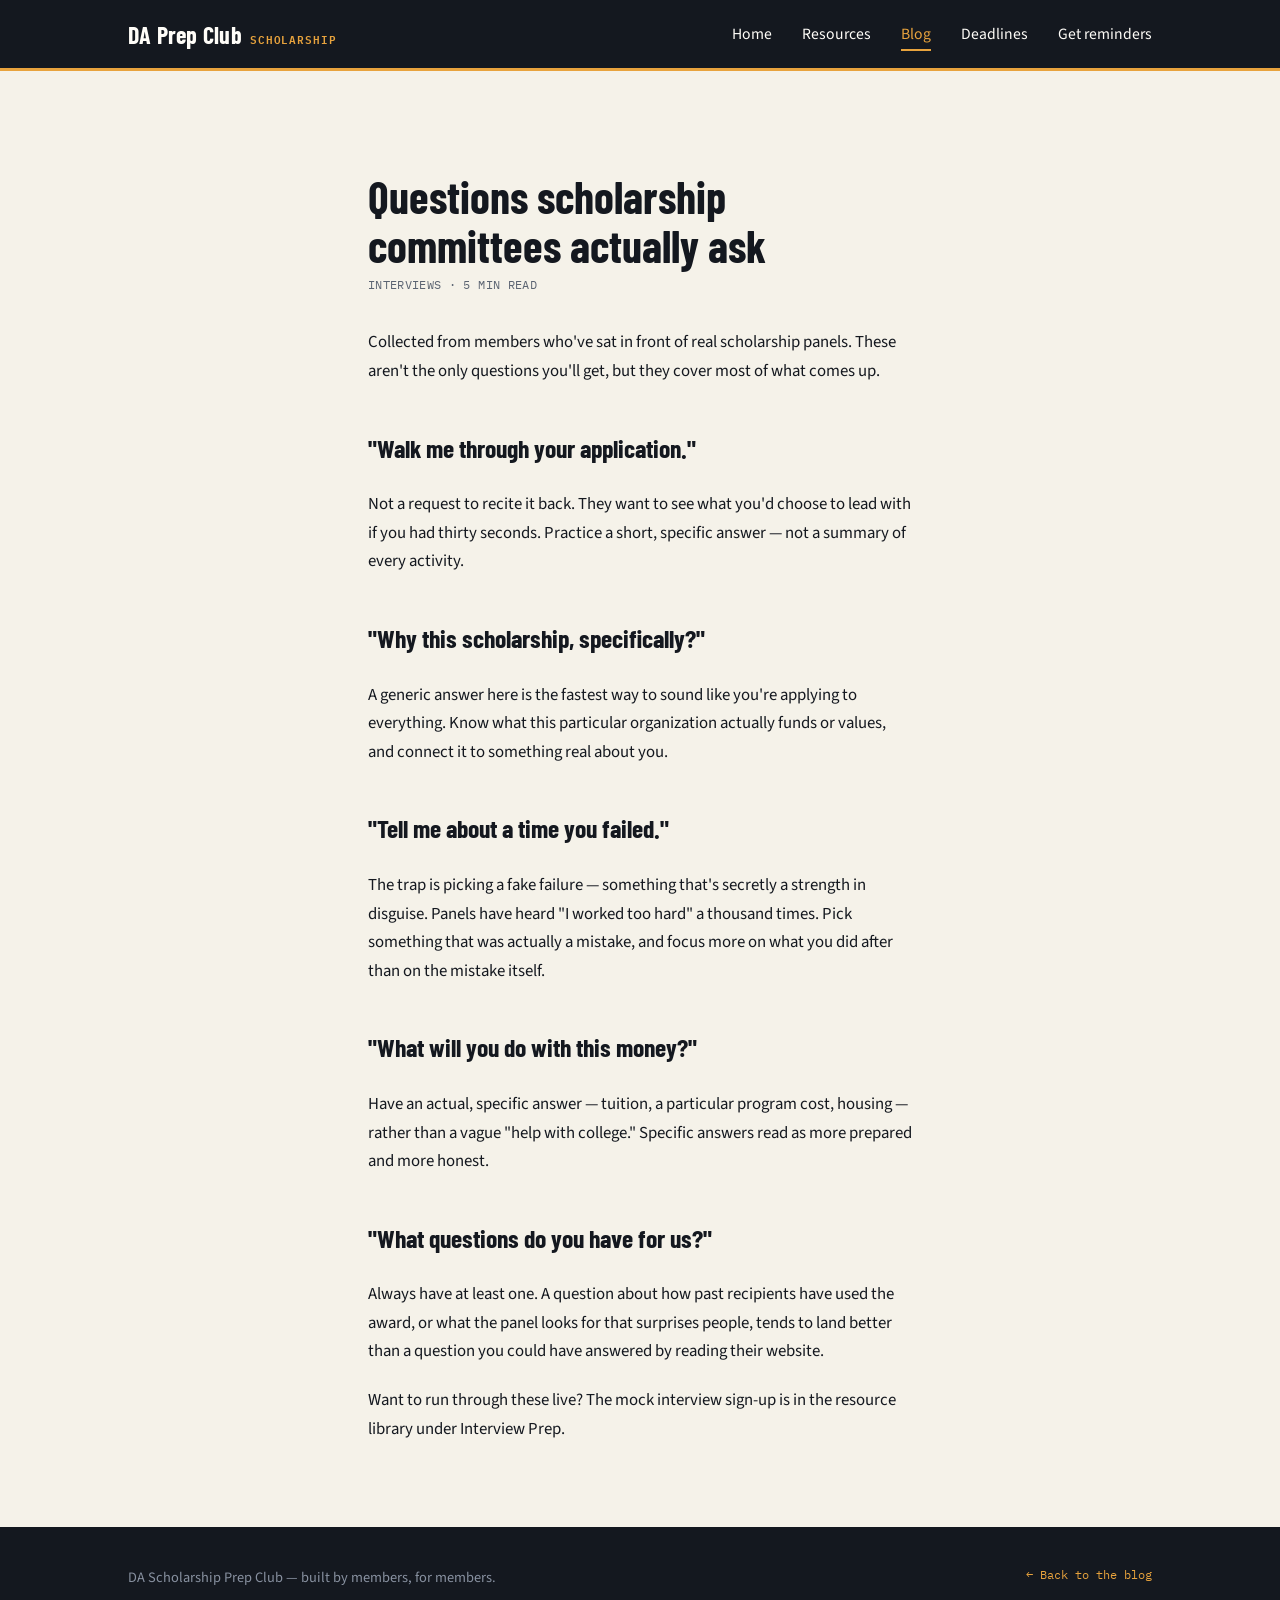
<file: blog/scholarship-interview-questions.html>
<!DOCTYPE html>
<html lang="en">
<head>
<meta charset="UTF-8">
<meta name="viewport" content="width=device-width, initial-scale=1.0">
<title>Questions scholarship committees actually ask — DA Scholarship Prep Club</title>
<link rel="stylesheet" href="../styles.css">
</head>
<body>

<nav class="site-nav">
  <div class="wrap">
    <a class="brand" href="../index.html">DA Prep Club <span>SCHOLARSHIP</span></a>
    <button class="nav-toggle" aria-label="Toggle menu">☰</button>
    <ul class="nav-links">
      <li><a href="../index.html">Home</a></li>
      <li><a href="../resources.html">Resources</a></li>
      <li><a href="../blog.html" class="active">Blog</a></li>
      <li><a href="../deadlines.html">Deadlines</a></li>
      <li><a href="../index.html#signup">Get reminders</a></li>
    </ul>
  </div>
</nav>

<section class="page-section">
  <div class="wrap">
    <div class="post-body">
      <h1>Questions scholarship committees actually ask</h1>
      <div class="post-meta">INTERVIEWS · 5 MIN READ</div>

      <p>Collected from members who've sat in front of real scholarship panels. These aren't the only questions you'll get, but they cover most of what comes up.</p>

      <h2>"Walk me through your application."</h2>
      <p>Not a request to recite it back. They want to see what you'd choose to lead with if you had thirty seconds. Practice a short, specific answer — not a summary of every activity.</p>

      <h2>"Why this scholarship, specifically?"</h2>
      <p>A generic answer here is the fastest way to sound like you're applying to everything. Know what this particular organization actually funds or values, and connect it to something real about you.</p>

      <h2>"Tell me about a time you failed."</h2>
      <p>The trap is picking a fake failure — something that's secretly a strength in disguise. Panels have heard "I worked too hard" a thousand times. Pick something that was actually a mistake, and focus more on what you did after than on the mistake itself.</p>

      <h2>"What will you do with this money?"</h2>
      <p>Have an actual, specific answer — tuition, a particular program cost, housing — rather than a vague "help with college." Specific answers read as more prepared and more honest.</p>

      <h2>"What questions do you have for us?"</h2>
      <p>Always have at least one. A question about how past recipients have used the award, or what the panel looks for that surprises people, tends to land better than a question you could have answered by reading their website.</p>

      <p>Want to run through these live? The mock interview sign-up is in the resource library under Interview Prep.</p>
    </div>
  </div>
</section>

<footer class="site-footer">
  <div class="wrap">
    <div>DA Scholarship Prep Club — built by members, for members.</div>
    <div class="small-print"><a href="../blog.html">← Back to the blog</a></div>
  </div>
</footer>

<script src="../script.js"></script>
</body>
</html>
</file>
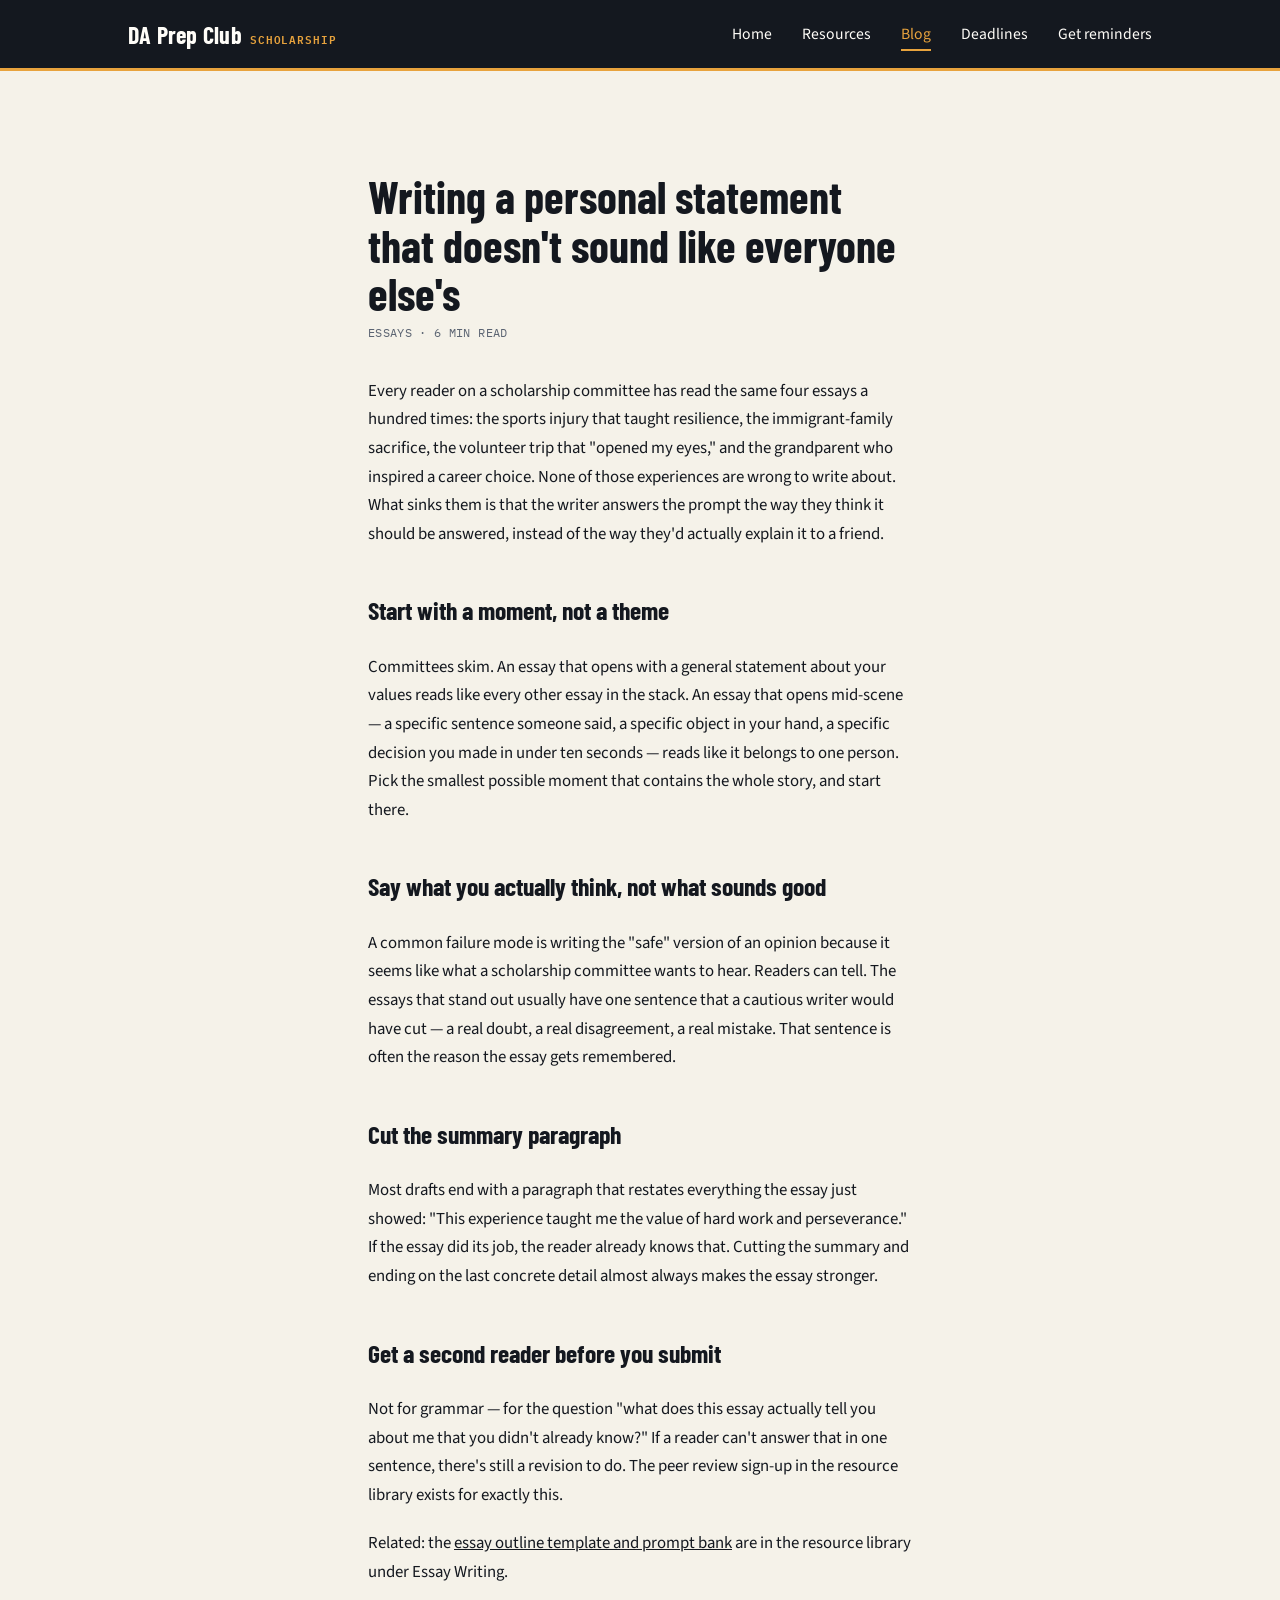
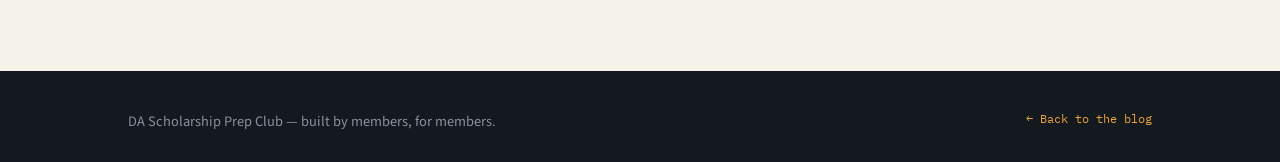
<file: blog/writing-a-personal-statement.html>
<!DOCTYPE html>
<html lang="en">
<head>
<meta charset="UTF-8">
<meta name="viewport" content="width=device-width, initial-scale=1.0">
<title>Writing a personal statement that doesn't sound like everyone else's — DA Scholarship Prep Club</title>
<link rel="stylesheet" href="../styles.css">
</head>
<body>

<nav class="site-nav">
  <div class="wrap">
    <a class="brand" href="../index.html">DA Prep Club <span>SCHOLARSHIP</span></a>
    <button class="nav-toggle" aria-label="Toggle menu">☰</button>
    <ul class="nav-links">
      <li><a href="../index.html">Home</a></li>
      <li><a href="../resources.html">Resources</a></li>
      <li><a href="../blog.html" class="active">Blog</a></li>
      <li><a href="../deadlines.html">Deadlines</a></li>
      <li><a href="../index.html#signup">Get reminders</a></li>
    </ul>
  </div>
</nav>

<section class="page-section">
  <div class="wrap">
    <div class="post-body">
      <h1>Writing a personal statement that doesn't sound like everyone else's</h1>
      <div class="post-meta">ESSAYS · 6 MIN READ</div>

      <p>Every reader on a scholarship committee has read the same four essays a hundred times: the sports injury that taught resilience, the immigrant-family sacrifice, the volunteer trip that "opened my eyes," and the grandparent who inspired a career choice. None of those experiences are wrong to write about. What sinks them is that the writer answers the prompt the way they think it should be answered, instead of the way they'd actually explain it to a friend.</p>

      <h2>Start with a moment, not a theme</h2>
      <p>Committees skim. An essay that opens with a general statement about your values reads like every other essay in the stack. An essay that opens mid-scene — a specific sentence someone said, a specific object in your hand, a specific decision you made in under ten seconds — reads like it belongs to one person. Pick the smallest possible moment that contains the whole story, and start there.</p>

      <h2>Say what you actually think, not what sounds good</h2>
      <p>A common failure mode is writing the "safe" version of an opinion because it seems like what a scholarship committee wants to hear. Readers can tell. The essays that stand out usually have one sentence that a cautious writer would have cut — a real doubt, a real disagreement, a real mistake. That sentence is often the reason the essay gets remembered.</p>

      <h2>Cut the summary paragraph</h2>
      <p>Most drafts end with a paragraph that restates everything the essay just showed: "This experience taught me the value of hard work and perseverance." If the essay did its job, the reader already knows that. Cutting the summary and ending on the last concrete detail almost always makes the essay stronger.</p>

      <h2>Get a second reader before you submit</h2>
      <p>Not for grammar — for the question "what does this essay actually tell you about me that you didn't already know?" If a reader can't answer that in one sentence, there's still a revision to do. The peer review sign-up in the resource library exists for exactly this.</p>

      <p>Related: the <a href="../resources.html">essay outline template and prompt bank</a> are in the resource library under Essay Writing.</p>
    </div>
  </div>
</section>

<footer class="site-footer">
  <div class="wrap">
    <div>DA Scholarship Prep Club — built by members, for members.</div>
    <div class="small-print"><a href="../blog.html">← Back to the blog</a></div>
  </div>
</footer>

<script src="../script.js"></script>
</body>
</html>
</file>
<file: styles.css>
/* ==========================================================================
   DA Scholarship Prep Club — shared stylesheet
   Design concept: a departures board. Deadlines are treated like flights —
   listed, counted down, never missed. Amber-on-ink board tones, condensed
   signage type for headlines, tabular mono for every date and number.
   ========================================================================== */

@import url('https://fonts.googleapis.com/css2?family=Barlow+Condensed:wght@500;600;700&family=Source+Sans+3:wght@400;500;600&family=IBM+Plex+Mono:wght@500;600&display=swap');

:root {
  --ink: #14181f;
  --navy: #1b2a4a;
  --navy-light: #263a63;
  --parchment: #f5f2e9;
  --white: #fffdf8;
  --amber: #e8a33d;
  --amber-dim: #c98a2c;
  --rust: #c1443c;
  --slate: #5b6472;
  --slate-light: #8891a0;
  --line: rgba(20, 24, 31, 0.12);
  --line-light: rgba(255, 253, 248, 0.16);

  --headline: 'Barlow Condensed', sans-serif;
  --body: 'Source Sans 3', sans-serif;
  --mono: 'IBM Plex Mono', monospace;
}

* { box-sizing: border-box; }

html { scroll-behavior: smooth; }

body {
  margin: 0;
  font-family: var(--body);
  color: var(--ink);
  background: var(--parchment);
  -webkit-font-smoothing: antialiased;
}

img { max-width: 100%; display: block; }

a { color: inherit; }

.wrap {
  max-width: 1080px;
  margin: 0 auto;
  padding: 0 28px;
}

/* ---------- Nav ---------- */

.site-nav {
  background: var(--ink);
  color: var(--white);
  border-bottom: 3px solid var(--amber);
}

.site-nav .wrap {
  display: flex;
  align-items: center;
  justify-content: space-between;
  height: 68px;
}

.brand {
  font-family: var(--headline);
  font-weight: 700;
  font-size: 1.5rem;
  letter-spacing: 0.01em;
  text-decoration: none;
  color: var(--white);
  display: flex;
  align-items: baseline;
  gap: 8px;
}

.brand span {
  font-family: var(--mono);
  font-size: 0.7rem;
  color: var(--amber);
  font-weight: 600;
  letter-spacing: 0.08em;
}

.nav-links {
  display: flex;
  gap: 30px;
  list-style: none;
  margin: 0;
  padding: 0;
}

.nav-links a {
  text-decoration: none;
  font-size: 0.98rem;
  color: var(--white);
  border-bottom: 2px solid transparent;
  padding-bottom: 4px;
  transition: border-color 0.15s ease, color 0.15s ease;
}

.nav-links a:hover,
.nav-links a.active {
  border-color: var(--amber);
  color: var(--amber);
}

.nav-toggle {
  display: none;
  background: none;
  border: 1px solid var(--line-light);
  color: var(--white);
  border-radius: 4px;
  padding: 6px 10px;
  font-size: 1rem;
}

@media (max-width: 720px) {
  .nav-toggle { display: block; }
  .nav-links {
    position: absolute;
    top: 68px;
    left: 0;
    right: 0;
    background: var(--ink);
    flex-direction: column;
    gap: 0;
    padding: 8px 28px 18px;
    display: none;
    border-bottom: 3px solid var(--amber);
  }
  .nav-links.open { display: flex; }
  .nav-links a { padding: 12px 0; border-bottom: 1px solid var(--line-light); width: 100%; }
}

/* ---------- Hero ---------- */

.hero {
  background: linear-gradient(180deg, var(--ink) 0%, var(--navy) 100%);
  color: var(--white);
  padding: 64px 0 56px;
}

.hero .wrap {
  display: grid;
  grid-template-columns: 1.1fr 0.9fr;
  gap: 48px;
  align-items: center;
}

@media (max-width: 860px) {
  .hero .wrap { grid-template-columns: 1fr; }
}

.hero-eyebrow {
  font-family: var(--mono);
  font-size: 0.78rem;
  color: var(--amber);
  letter-spacing: 0.04em;
  margin-bottom: 14px;
}

.hero h1 {
  font-family: var(--headline);
  font-weight: 700;
  font-size: clamp(2.4rem, 5vw, 3.6rem);
  line-height: 1.02;
  margin: 0 0 20px;
}

.hero p.lede {
  font-size: 1.1rem;
  color: #dde2ec;
  line-height: 1.6;
  max-width: 46ch;
  margin: 0 0 28px;
}

.hero-actions { display: flex; gap: 14px; flex-wrap: wrap; }

/* ---------- Buttons ---------- */

.btn {
  display: inline-block;
  font-family: var(--body);
  font-weight: 600;
  font-size: 0.98rem;
  padding: 13px 24px;
  border-radius: 3px;
  text-decoration: none;
  border: 1px solid transparent;
  cursor: pointer;
  transition: transform 0.1s ease, background 0.15s ease;
}

.btn:active { transform: translateY(1px); }

.btn-primary {
  background: var(--amber);
  color: var(--ink);
}
.btn-primary:hover { background: var(--amber-dim); }

.btn-outline {
  background: transparent;
  color: var(--white);
  border-color: var(--line-light);
}
.btn-outline:hover { border-color: var(--amber); color: var(--amber); }

.btn-dark {
  background: var(--ink);
  color: var(--white);
}
.btn-dark:hover { background: var(--navy); }

/* ---------- Board (deadlines) ---------- */

.board {
  background: var(--ink);
  border: 1px solid var(--line-light);
  border-radius: 4px;
  overflow: hidden;
}

.board-head {
  display: flex;
  justify-content: space-between;
  align-items: center;
  padding: 14px 18px;
  border-bottom: 1px solid var(--line-light);
  font-family: var(--mono);
  font-size: 0.72rem;
  letter-spacing: 0.06em;
  color: var(--slate-light);
}

.board-row {
  display: grid;
  grid-template-columns: 1fr auto auto;
  gap: 14px;
  align-items: center;
  padding: 14px 18px;
  border-bottom: 1px solid var(--line-light);
}
.board-row:last-child { border-bottom: none; }

.board-name {
  font-size: 0.98rem;
  color: var(--white);
}

.board-name small {
  display: block;
  color: var(--slate-light);
  font-size: 0.8rem;
  margin-top: 2px;
}

.board-date {
  font-family: var(--mono);
  font-size: 0.85rem;
  color: var(--amber);
  white-space: nowrap;
}

.board-countdown {
  font-family: var(--mono);
  font-size: 0.85rem;
  padding: 4px 10px;
  border-radius: 3px;
  white-space: nowrap;
  text-align: center;
  min-width: 92px;
}

.board-countdown.ok { background: rgba(232,163,61,0.14); color: var(--amber); }
.board-countdown.soon { background: rgba(193,68,60,0.16); color: #ff8177; }
.board-countdown.past { background: rgba(91,100,114,0.2); color: var(--slate-light); }

@media (max-width: 560px) {
  .board-row { grid-template-columns: 1fr; row-gap: 6px; }
  .board-date, .board-countdown { justify-self: start; }
}

/* ---------- Sections ---------- */

section.page-section {
  padding: 64px 0;
}

section.page-section.alt {
  background: var(--white);
}

.section-head {
  margin-bottom: 34px;
}

.section-head .kicker {
  font-family: var(--mono);
  font-size: 0.76rem;
  color: var(--rust);
  letter-spacing: 0.04em;
  margin-bottom: 8px;
}

.section-head h2 {
  font-family: var(--headline);
  font-weight: 700;
  font-size: clamp(1.8rem, 3.4vw, 2.5rem);
  margin: 0 0 10px;
}

.section-head p {
  color: var(--slate);
  max-width: 60ch;
  font-size: 1.02rem;
  line-height: 1.55;
  margin: 0;
}

/* ---------- Resource categories (binder tabs) ---------- */

.tab-index {
  display: flex;
  flex-wrap: wrap;
  gap: 8px;
  margin-bottom: 30px;
}

.tab-index button {
  font-family: var(--mono);
  font-size: 0.78rem;
  background: var(--white);
  border: 1px solid var(--line);
  padding: 9px 14px;
  border-radius: 3px;
  cursor: pointer;
  color: var(--slate);
}

.tab-index button.active {
  background: var(--ink);
  color: var(--amber);
  border-color: var(--ink);
}

.resource-category {
  border: 1px solid var(--line);
  border-radius: 4px;
  margin-bottom: 14px;
  background: var(--white);
}

.resource-category summary {
  list-style: none;
  cursor: pointer;
  padding: 18px 20px;
  display: flex;
  justify-content: space-between;
  align-items: center;
  font-family: var(--headline);
  font-weight: 600;
  font-size: 1.2rem;
}

.resource-category summary::-webkit-details-marker { display: none; }

.resource-category summary .count {
  font-family: var(--mono);
  font-size: 0.76rem;
  color: var(--slate);
  font-weight: 400;
}

.resource-category summary::after {
  content: '+';
  font-family: var(--mono);
  color: var(--rust);
  font-size: 1.1rem;
  margin-left: 12px;
}

.resource-category[open] summary::after { content: '–'; }

.resource-list {
  list-style: none;
  margin: 0;
  padding: 0 20px 20px;
  border-top: 1px solid var(--line);
}

.resource-list li {
  padding: 14px 0;
  border-bottom: 1px solid var(--line);
  display: flex;
  justify-content: space-between;
  gap: 16px;
  align-items: baseline;
}
.resource-list li:last-child { border-bottom: none; }

.resource-list a {
  text-decoration: none;
  font-weight: 600;
  color: var(--navy);
}
.resource-list a:hover { color: var(--rust); }

.resource-list p {
  margin: 4px 0 0;
  color: var(--slate);
  font-size: 0.92rem;
}

.resource-tag {
  font-family: var(--mono);
  font-size: 0.68rem;
  color: var(--slate-light);
  white-space: nowrap;
}

/* ---------- Blog ---------- */

.post-grid {
  display: grid;
  grid-template-columns: repeat(2, 1fr);
  gap: 24px;
}

@media (max-width: 720px) {
  .post-grid { grid-template-columns: 1fr; }
}

.post-card {
  background: var(--white);
  border: 1px solid var(--line);
  border-radius: 4px;
  padding: 26px;
  display: flex;
  flex-direction: column;
  gap: 12px;
  text-decoration: none;
  color: var(--ink);
}

.post-card:hover { border-color: var(--rust); }

.post-meta {
  font-family: var(--mono);
  font-size: 0.72rem;
  color: var(--slate);
  letter-spacing: 0.03em;
}

.post-card h3 {
  font-family: var(--headline);
  font-weight: 600;
  font-size: 1.4rem;
  margin: 0;
  line-height: 1.15;
}

.post-card p {
  color: var(--slate);
  font-size: 0.96rem;
  line-height: 1.55;
  margin: 0;
}

.post-card .read {
  margin-top: auto;
  font-weight: 600;
  font-size: 0.9rem;
  color: var(--rust);
}

.post-body {
  max-width: 68ch;
  margin: 0 auto;
  line-height: 1.7;
  font-size: 1.05rem;
}

.post-body h1 {
  font-family: var(--headline);
  font-size: clamp(2rem, 4vw, 2.8rem);
  line-height: 1.08;
  margin-bottom: 6px;
}

.post-body .post-meta { margin-bottom: 34px; }

.post-body h2 {
  font-family: var(--headline);
  font-size: 1.6rem;
  margin-top: 40px;
}

.post-body p { margin: 0 0 20px; color: var(--ink); }

/* ---------- Newsletter form ---------- */

.newsletter {
  background: var(--navy);
  color: var(--white);
  border-radius: 4px;
  padding: 40px;
  display: grid;
  grid-template-columns: 1fr 1fr;
  gap: 40px;
}

@media (max-width: 780px) {
  .newsletter { grid-template-columns: 1fr; padding: 30px 24px; }
}

.newsletter h3 {
  font-family: var(--headline);
  font-weight: 700;
  font-size: 1.8rem;
  margin: 0 0 12px;
}

.newsletter p { color: #d6dceb; line-height: 1.55; margin: 0; }

.form-field {
  margin-bottom: 14px;
}

.form-field label {
  display: block;
  font-family: var(--mono);
  font-size: 0.72rem;
  color: var(--amber);
  margin-bottom: 6px;
  letter-spacing: 0.03em;
}

.form-field input[type="email"],
.form-field input[type="text"] {
  width: 100%;
  background: rgba(255,255,255,0.06);
  border: 1px solid var(--line-light);
  border-radius: 3px;
  padding: 12px 14px;
  color: var(--white);
  font-family: var(--body);
  font-size: 0.98rem;
}

.form-field input::placeholder { color: #97a1b3; }

.checkbox-group {
  display: flex;
  flex-wrap: wrap;
  gap: 10px;
  margin-bottom: 18px;
}

.checkbox-group label {
  font-size: 0.86rem;
  display: flex;
  align-items: center;
  gap: 6px;
  background: rgba(255,255,255,0.06);
  border: 1px solid var(--line-light);
  padding: 7px 11px;
  border-radius: 3px;
  cursor: pointer;
}

.form-status {
  font-family: var(--mono);
  font-size: 0.82rem;
  margin-top: 12px;
  min-height: 1.2em;
}

.form-status.ok { color: var(--amber); }
.form-status.err { color: #ff8177; }

/* ---------- Footer ---------- */

footer.site-footer {
  background: var(--ink);
  color: var(--slate-light);
  padding: 40px 0 30px;
  font-size: 0.9rem;
}

footer.site-footer .wrap {
  display: flex;
  justify-content: space-between;
  flex-wrap: wrap;
  gap: 16px;
}

footer.site-footer a { color: var(--amber); text-decoration: none; }

/* ---------- Misc ---------- */

.small-print {
  font-family: var(--mono);
  font-size: 0.72rem;
  color: var(--slate-light);
}

.two-col {
  display: grid;
  grid-template-columns: 1fr 1fr;
  gap: 40px;
}
@media (max-width: 780px) { .two-col { grid-template-columns: 1fr; } }
</file>
